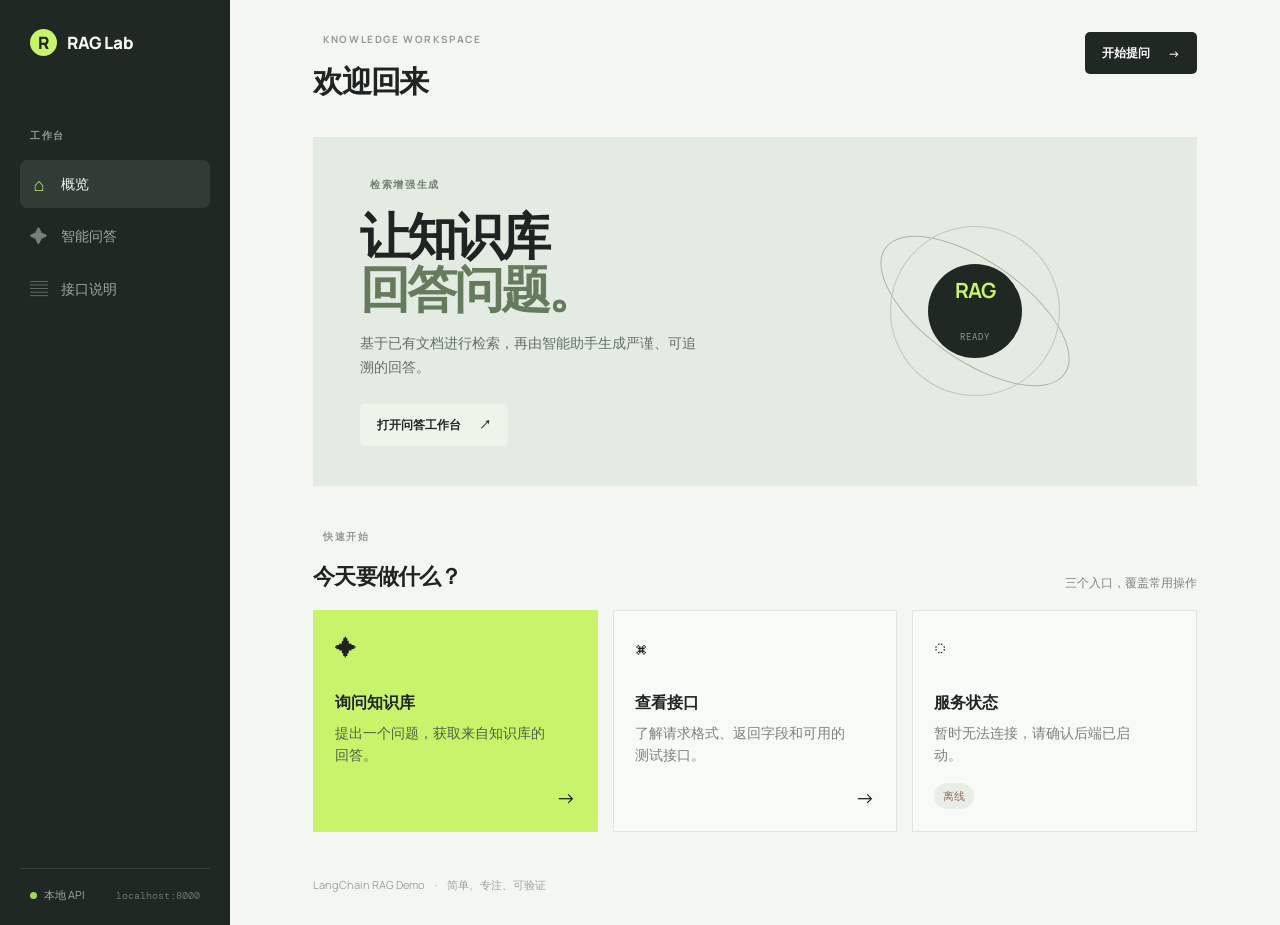
<file: frontend/index.html>
<!doctype html>
<html lang="zh-CN">
<head>
  <meta charset="utf-8">
  <meta name="viewport" content="width=device-width, initial-scale=1">
  <title>RAG Lab | 首页</title>
  <link rel="stylesheet" href="styles.css">
</head>
<body>
  <div class="app-shell">
    <aside class="sidebar">
      <a class="brand" href="index.html"><span class="brand-mark">R</span><span>RAG Lab</span></a>
      <p class="nav-label">工作台</p>
      <nav>
        <a class="nav-link active" href="index.html"><span>⌂</span>概览</a>
        <a class="nav-link" href="chat.html"><span>✦</span>智能问答</a>
        <a class="nav-link" href="docs.html"><span>▤</span>接口说明</a>
      </nav>
      <div class="sidebar-foot"><span class="status-dot"></span><span>本地 API</span><code id="apiHost">localhost:8000</code></div>
    </aside>
    <main class="main-content">
      <header class="topbar"><div><p class="eyebrow">KNOWLEDGE WORKSPACE</p><h1>欢迎回来</h1></div><a class="button button-dark" href="chat.html">开始提问 <span>→</span></a></header>
      <section class="hero-panel"><div><p class="eyebrow light">检索增强生成</p><h2>让知识库<br><em>回答问题。</em></h2><p class="hero-copy">基于已有文档进行检索，再由智能助手生成严谨、可追溯的回答。</p><a class="button button-light" href="chat.html">打开问答工作台 <span>↗</span></a></div><div class="hero-orbit"><span class="orbit-ring ring-one"></span><span class="orbit-ring ring-two"></span><span class="orbit-core">RAG<br><small>READY</small></span></div></section>
      <section class="section-heading"><div><p class="eyebrow">快速开始</p><h3>今天要做什么？</h3></div><span class="section-note">三个入口，覆盖常用操作</span></section>
      <section class="quick-grid"><a class="quick-card accent" href="chat.html"><span class="card-icon">✦</span><h4>询问知识库</h4><p>提出一个问题，获取来自知识库的回答。</p><span class="card-arrow">→</span></a><a class="quick-card" href="docs.html"><span class="card-icon">⌘</span><h4>查看接口</h4><p>了解请求格式、返回字段和可用的测试接口。</p><span class="card-arrow">→</span></a><div class="quick-card"><span class="card-icon">◌</span><h4>服务状态</h4><p id="healthText">正在检查 API 服务状态...</p><span class="health-badge" id="healthBadge">检查中</span></div></section>
      <footer class="footer">LangChain RAG Demo <span>·</span> 简单、专注、可验证</footer>
    </main>
  </div>
  <script src="app.js"></script><script>checkHealth();</script>
</body>
</html>
</file>
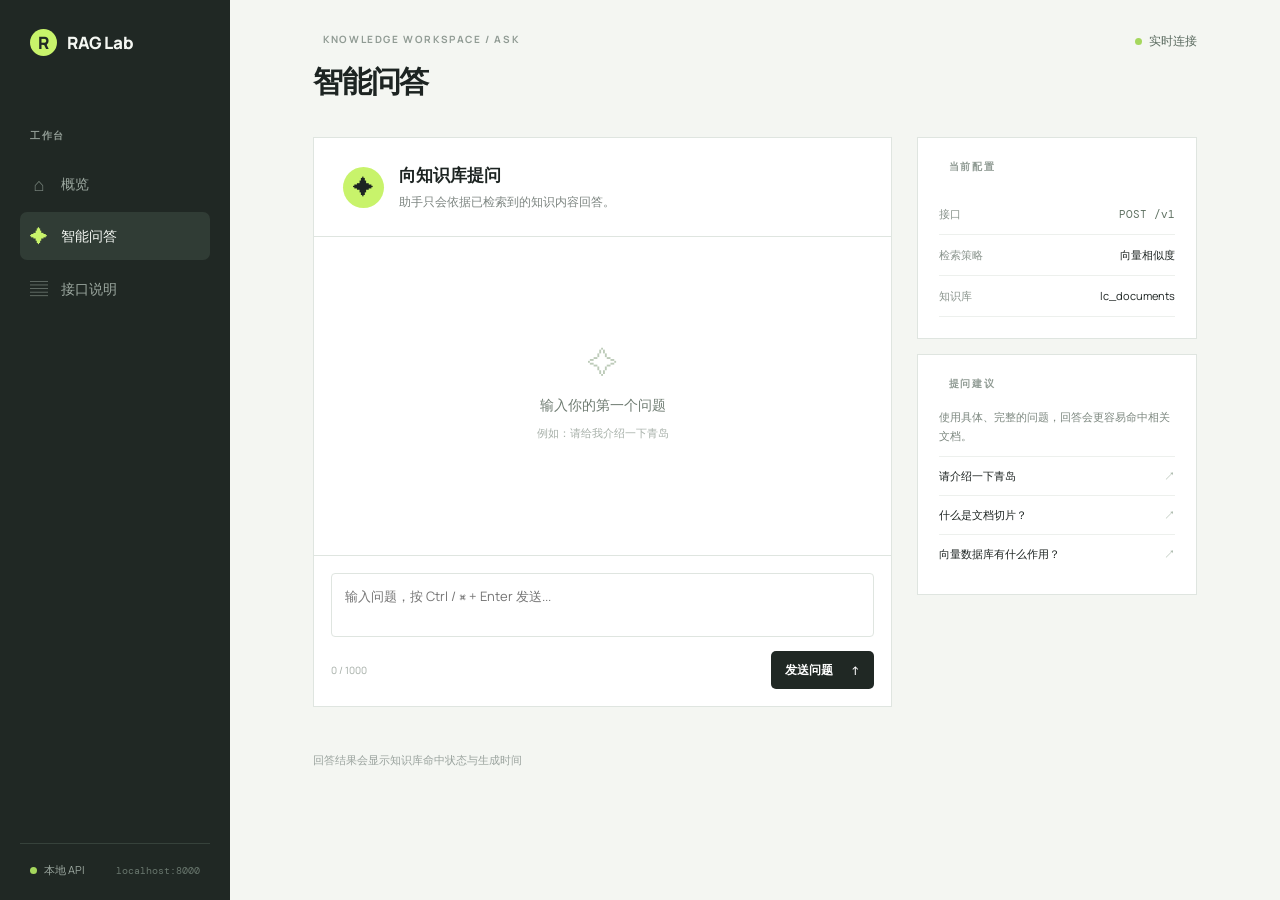
<file: frontend/chat.html>
<!doctype html>
<html lang="zh-CN">
<head><meta charset="utf-8"><meta name="viewport" content="width=device-width, initial-scale=1"><title>RAG Lab | 智能问答</title><link rel="stylesheet" href="styles.css"></head>
<body>
  <div class="app-shell"><aside class="sidebar"><a class="brand" href="index.html"><span class="brand-mark">R</span><span>RAG Lab</span></a><p class="nav-label">工作台</p><nav><a class="nav-link" href="index.html"><span>⌂</span>概览</a><a class="nav-link active" href="chat.html"><span>✦</span>智能问答</a><a class="nav-link" href="docs.html"><span>▤</span>接口说明</a></nav><div class="sidebar-foot"><span class="status-dot"></span><span>本地 API</span><code id="apiHost">localhost:8000</code></div></aside>
    <main class="main-content chat-page"><header class="topbar"><div><p class="eyebrow">KNOWLEDGE WORKSPACE / ASK</p><h1>智能问答</h1></div><span class="live-label"><span class="status-dot"></span>实时连接</span></header>
      <div class="chat-layout"><section class="chat-panel"><div class="chat-intro"><span class="large-icon">✦</span><div><h2>向知识库提问</h2><p>助手只会依据已检索到的知识内容回答。</p></div></div><div class="messages" id="messages"><div class="empty-message"><span>✧</span><p>输入你的第一个问题</p><small>例如：请给我介绍一下青岛</small></div></div><form class="question-form" id="questionForm"><textarea id="questionInput" rows="2" placeholder="输入问题，按 Ctrl / ⌘ + Enter 发送..." maxlength="1000" required></textarea><div class="form-bottom"><span id="charCount">0 / 1000</span><button class="button button-dark" type="submit" id="submitButton">发送问题 <span>↑</span></button></div></form></section>
        <aside class="chat-aside"><div class="aside-block"><p class="eyebrow">当前配置</p><dl><div><dt>接口</dt><dd><code>POST /v1</code></dd></div><div><dt>检索策略</dt><dd>向量相似度</dd></div><div><dt>知识库</dt><dd>lc_documents</dd></div></dl></div><div class="aside-block tips"><p class="eyebrow">提问建议</p><p>使用具体、完整的问题，回答会更容易命中相关文档。</p><div class="suggestion" data-question="请介绍一下青岛">请介绍一下青岛 <span>↗</span></div><div class="suggestion" data-question="什么是文档切片？">什么是文档切片？ <span>↗</span></div><div class="suggestion" data-question="向量数据库有什么作用？">向量数据库有什么作用？ <span>↗</span></div></div></aside>
      </div><footer class="footer">回答结果会显示知识库命中状态与生成时间</footer>
    </main>
  </div><script src="app.js"></script><script>initChat();</script>
</body></html>
</file>
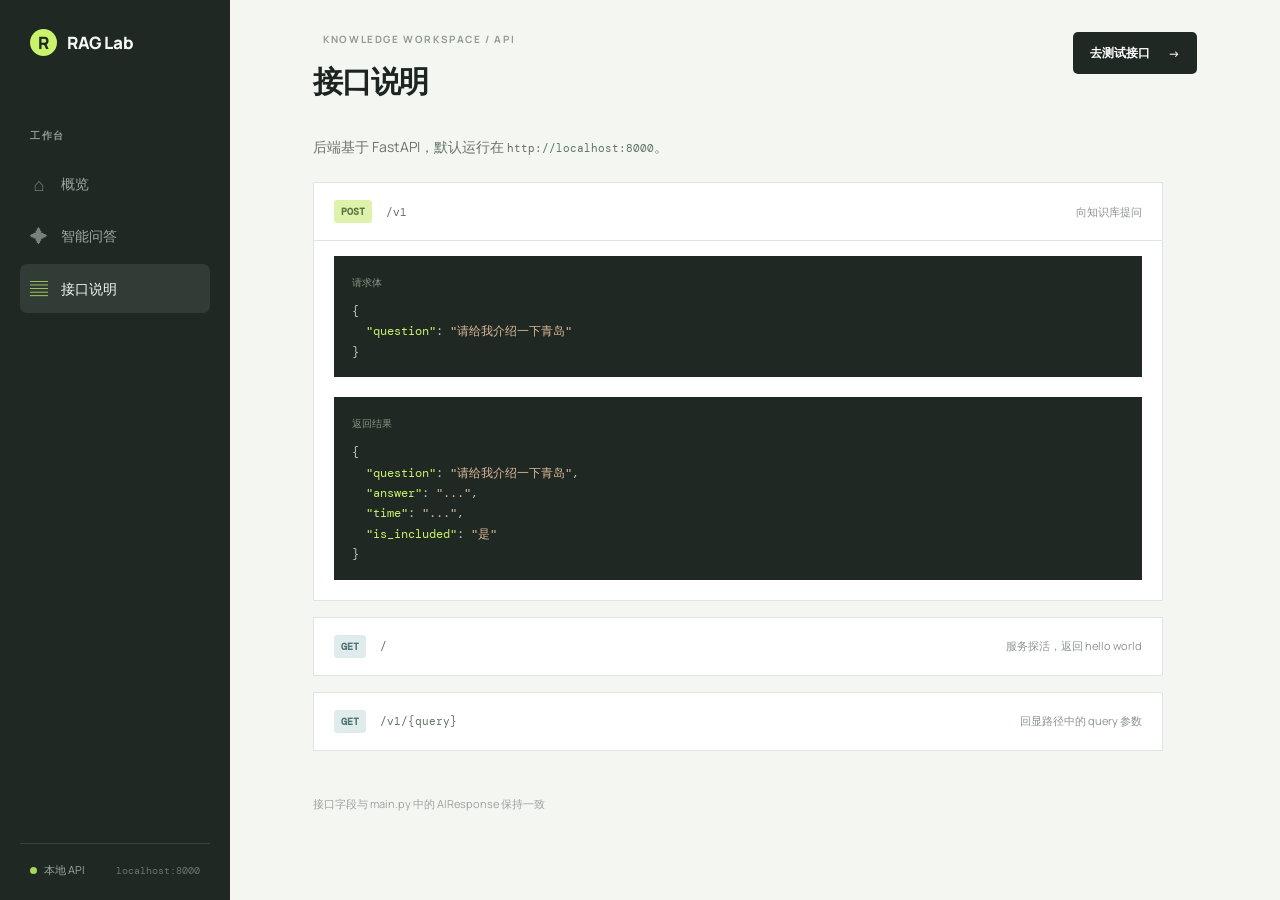
<file: frontend/docs.html>
<!doctype html>
<html lang="zh-CN"><head><meta charset="utf-8"><meta name="viewport" content="width=device-width, initial-scale=1"><title>RAG Lab | 接口说明</title><link rel="stylesheet" href="styles.css"></head>
<body><div class="app-shell"><aside class="sidebar"><a class="brand" href="index.html"><span class="brand-mark">R</span><span>RAG Lab</span></a><p class="nav-label">工作台</p><nav><a class="nav-link" href="index.html"><span>⌂</span>概览</a><a class="nav-link" href="chat.html"><span>✦</span>智能问答</a><a class="nav-link active" href="docs.html"><span>▤</span>接口说明</a></nav><div class="sidebar-foot"><span class="status-dot"></span><span>本地 API</span><code id="apiHost">localhost:8000</code></div></aside>
<main class="main-content"><header class="topbar"><div><p class="eyebrow">KNOWLEDGE WORKSPACE / API</p><h1>接口说明</h1></div><a class="button button-dark" href="chat.html">去测试接口 <span>→</span></a></header><section class="docs-content"><p class="lead">后端基于 FastAPI，默认运行在 <code>http://localhost:8000</code>。</p><div class="endpoint"><div class="endpoint-head"><span class="method post">POST</span><code>/v1</code><span class="endpoint-desc">向知识库提问</span></div><div class="code-block"><span class="code-label">请求体</span><pre>{
  <span class="key">"question"</span>: <span class="string">"请给我介绍一下青岛"</span>
}</pre></div><div class="code-block"><span class="code-label">返回结果</span><pre>{
  <span class="key">"question"</span>: <span class="string">"请给我介绍一下青岛"</span>,
  <span class="key">"answer"</span>: <span class="string">"..."</span>,
  <span class="key">"time"</span>: <span class="string">"..."</span>,
  <span class="key">"is_included"</span>: <span class="string">"是"</span>
}</pre></div></div><div class="endpoint compact"><div class="endpoint-head"><span class="method get">GET</span><code>/</code><span class="endpoint-desc">服务探活，返回 hello world</span></div></div><div class="endpoint compact"><div class="endpoint-head"><span class="method get">GET</span><code>/v1/{query}</code><span class="endpoint-desc">回显路径中的 query 参数</span></div></div></section><footer class="footer">接口字段与 main.py 中的 AIResponse 保持一致</footer></main></div></body></html>
</file>
<file: frontend/styles.css>
@import url('https://fonts.googleapis.com/css2?family=DM+Mono:wght@400;500&family=Manrope:wght@400;500;600;700;800&display=swap');
:root{--ink:#1d2422;--muted:#7d8581;--line:#dfe5e0;--paper:#f4f6f2;--panel:#e3ebe2;--lime:#c8f36b;--dark:#202824;--white:#fff}*{box-sizing:border-box}body{margin:0;background:var(--paper);color:var(--ink);font:14px Manrope,Arial,sans-serif}a{color:inherit;text-decoration:none}.app-shell{display:flex;min-height:100vh}.sidebar{width:230px;background:var(--dark);color:#c6d0c8;padding:29px 20px 22px;display:flex;flex-direction:column}.brand{display:flex;align-items:center;gap:10px;color:#f4f7f2;font-size:17px;font-weight:800;letter-spacing:-.4px;margin:0 10px 72px}.brand-mark{display:grid;place-items:center;width:27px;height:27px;border-radius:50%;background:var(--lime);color:var(--dark);font-weight:800}.nav-label,.eyebrow{color:#909b94;font-size:10px;letter-spacing:1.6px;font-weight:700;margin:0 10px 17px}.nav-link{display:flex;align-items:center;gap:13px;padding:12px 10px;border-radius:7px;color:#9ca8a0;margin-bottom:4px}.nav-link span{width:18px;color:#76827a;font-size:18px;text-align:center}.nav-link.active,.nav-link:hover{background:#303c35;color:#f5f8f4}.nav-link.active span{color:var(--lime)}.sidebar-foot{margin-top:auto;border-top:1px solid #36423b;padding:18px 10px 0;color:#9ca8a0;display:flex;align-items:center;gap:7px;font-size:11px}.sidebar-foot code{display:block;color:#68766d;font:10px 'DM Mono',monospace;margin-left:auto}.status-dot{width:7px;height:7px;border-radius:50%;background:#a5d75d;display:inline-block}.main-content{flex:1;padding:32px 6.5%;overflow:hidden}.topbar{display:flex;align-items:flex-start;justify-content:space-between;margin-bottom:38px}.topbar h1{font-size:30px;line-height:1.2;margin:8px 0 0;letter-spacing:-1.3px}.button{border:0;border-radius:5px;padding:12px 17px;font:600 12px Manrope;cursor:pointer;display:inline-flex;gap:18px;align-items:center;transition:transform .2s,opacity .2s}.button:hover{transform:translateY(-2px);opacity:.9}.button-dark{background:var(--dark);color:#fff}.button-light{background:#edf4e9;color:var(--dark)}.hero-panel{background:var(--panel);min-height:310px;padding:40px 47px;display:flex;justify-content:space-between;align-items:center;position:relative;overflow:hidden}.hero-panel h2{font-size:50px;line-height:1.05;letter-spacing:-3px;margin:13px 0 17px}.hero-panel h2 em{font-style:normal;color:#667b5d}.hero-copy{color:#637067;line-height:1.7;max-width:340px;margin:0 0 25px}.eyebrow.light{color:#71816d}.hero-orbit{width:240px;height:240px;position:relative;margin-right:7%;display:grid;place-items:center}.orbit-ring{position:absolute;border:1px solid #a6b6a4;border-radius:50%;transform:rotate(35deg)}.ring-one{width:220px;height:100px}.ring-two{width:170px;height:170px;border-color:#bccbbb}.orbit-core{width:94px;height:94px;border-radius:50%;background:var(--dark);display:grid;place-items:center;text-align:center;color:var(--lime);font:700 21px/1 Manrope;letter-spacing:-1px;z-index:1}.orbit-core small{font:9px 'DM Mono';letter-spacing:1px;color:#8d9a91}.section-heading{display:flex;justify-content:space-between;align-items:end;margin:43px 0 18px}.section-heading h3{font-size:22px;letter-spacing:-.8px;margin:8px 0 0}.section-note{font-size:12px;color:var(--muted)}.quick-grid{display:grid;grid-template-columns:repeat(3,1fr);gap:15px}.quick-card{min-height:190px;border:1px solid var(--line);padding:22px 21px;position:relative;background:#f8faf7}.quick-card.accent{background:var(--lime);border-color:var(--lime)}.card-icon{font-size:22px}.quick-card h4{font-size:16px;margin:28px 0 8px}.quick-card p{color:#78827b;line-height:1.6;max-width:220px;margin:0}.accent p{color:#506046}.card-arrow{position:absolute;bottom:20px;right:21px;font-size:20px}.health-badge{display:inline-block;margin-top:17px;background:#e8eee7;color:#537052;padding:5px 9px;border-radius:20px;font-size:11px}.footer{color:#9aa39e;font-size:11px;margin-top:45px}.footer span{margin:0 8px}.live-label{font-size:12px;color:#5a6a5f;display:flex;gap:7px;align-items:center}.chat-page{max-width:1230px}.chat-layout{display:grid;grid-template-columns:minmax(0,1fr) 280px;gap:25px}.chat-panel,.chat-aside .aside-block{background:#fff;border:1px solid var(--line)}.chat-panel{min-height:570px;display:flex;flex-direction:column}.chat-intro{padding:25px 29px;border-bottom:1px solid var(--line);display:flex;gap:15px;align-items:center}.large-icon{width:41px;height:41px;display:grid;place-items:center;border-radius:50%;background:var(--lime);font-size:21px}.chat-intro h2{font-size:17px;margin:0 0 6px}.chat-intro p{color:var(--muted);font-size:12px;margin:0}.messages{flex:1;padding:25px 29px;overflow:auto}.empty-message{text-align:center;color:#a8b1aa;padding:80px 0}.empty-message span{font-size:30px;color:#bdcbb9}.empty-message p{color:#6f7c72;margin:12px 0 7px}.empty-message small{font-size:11px}.message{margin:0 0 22px}.message-question{font-weight:600;margin-bottom:8px}.message-question:before{content:'你';display:inline-grid;place-items:center;width:25px;height:25px;background:var(--dark);color:var(--lime);border-radius:50%;font-size:11px;margin-right:9px}.message-answer{margin-left:34px;background:#f2f5f1;padding:15px 17px;line-height:1.8;white-space:pre-wrap}.answer-meta{margin:9px 0 0 34px;font-size:10px;color:#8b978e;display:flex;gap:10px}.hit-yes{color:#658c46}.hit-no{color:#ae765c}.question-form{padding:17px;border-top:1px solid var(--line)}textarea{resize:none;width:100%;border:1px solid var(--line);border-radius:4px;padding:13px;font:13px Manrope;outline:0;color:var(--ink)}textarea:focus{border-color:#9dad9a}.form-bottom{display:flex;justify-content:space-between;align-items:center;margin-top:10px;color:#a1aaa3;font-size:10px}.form-bottom .button{padding:10px 14px}.chat-aside .aside-block{padding:21px;margin-bottom:15px}.aside-block dl{margin:20px 0 0}.aside-block dl div{display:flex;justify-content:space-between;padding:12px 0;border-bottom:1px solid #edf0ed}.aside-block dt{color:#8a948d;font-size:11px}.aside-block dd{margin:0;font-size:11px;text-align:right}.aside-block code,.lead code,.endpoint code{font:11px 'DM Mono',monospace;color:#607263}.tips>p:not(.eyebrow){color:#7c877f;line-height:1.7;font-size:11px}.suggestion{padding:11px 0;border-top:1px solid #edf0ed;font-size:11px;cursor:pointer}.suggestion span{float:right;color:#9aab9b}.docs-content{max-width:850px}.lead{color:#68746c;margin:0 0 25px}.endpoint{background:#fff;border:1px solid var(--line);margin-bottom:16px}.endpoint-head{display:flex;align-items:center;gap:14px;padding:17px 20px;border-bottom:1px solid var(--line)}.endpoint.compact .endpoint-head{border:0}.method{font:700 10px 'DM Mono';padding:5px 7px;border-radius:3px}.post{background:#dff2ac;color:#5e7440}.get{background:#e0eceb;color:#517577}.endpoint-desc{color:#8b958e;font-size:11px;margin-left:auto}.code-block{margin:15px 20px 20px;background:#202824;color:#bcc9bb;padding:15px 18px}.code-label{font:10px 'DM Mono';color:#839482}.code-block pre{font:12px/1.7 'DM Mono';margin:11px 0 0;white-space:pre-wrap}.key{color:#c8f36b}.string{color:#d8b998}@media(max-width:800px){.sidebar{width:68px;padding:23px 10px}.brand{margin:0 auto 60px}.brand span:last-child,.nav-label,.nav-link:not(.active)::after,.nav-link{font-size:0}.nav-link{justify-content:center;padding:12px 0}.nav-link span{font-size:18px}.sidebar-foot{padding:15px 0;justify-content:center}.sidebar-foot span:not(.status-dot),.sidebar-foot code{display:none}.main-content{padding:25px 20px}.hero-panel{padding:30px;min-height:350px}.hero-panel h2{font-size:39px}.hero-orbit{position:absolute;right:-70px;bottom:-50px;opacity:.55}.quick-grid,.chat-layout{grid-template-columns:1fr}.chat-aside{display:grid;grid-template-columns:1fr 1fr;gap:15px}.chat-aside .aside-block{margin:0}.endpoint-desc{display:none}}@media(max-width:500px){.hero-panel{padding:26px 22px}.topbar h1{font-size:25px}.section-heading{display:block}.section-note{display:block;margin-top:10px}.quick-grid{gap:10px}.chat-aside{display:block}.chat-aside .aside-block{margin-bottom:15px}}
</file>
